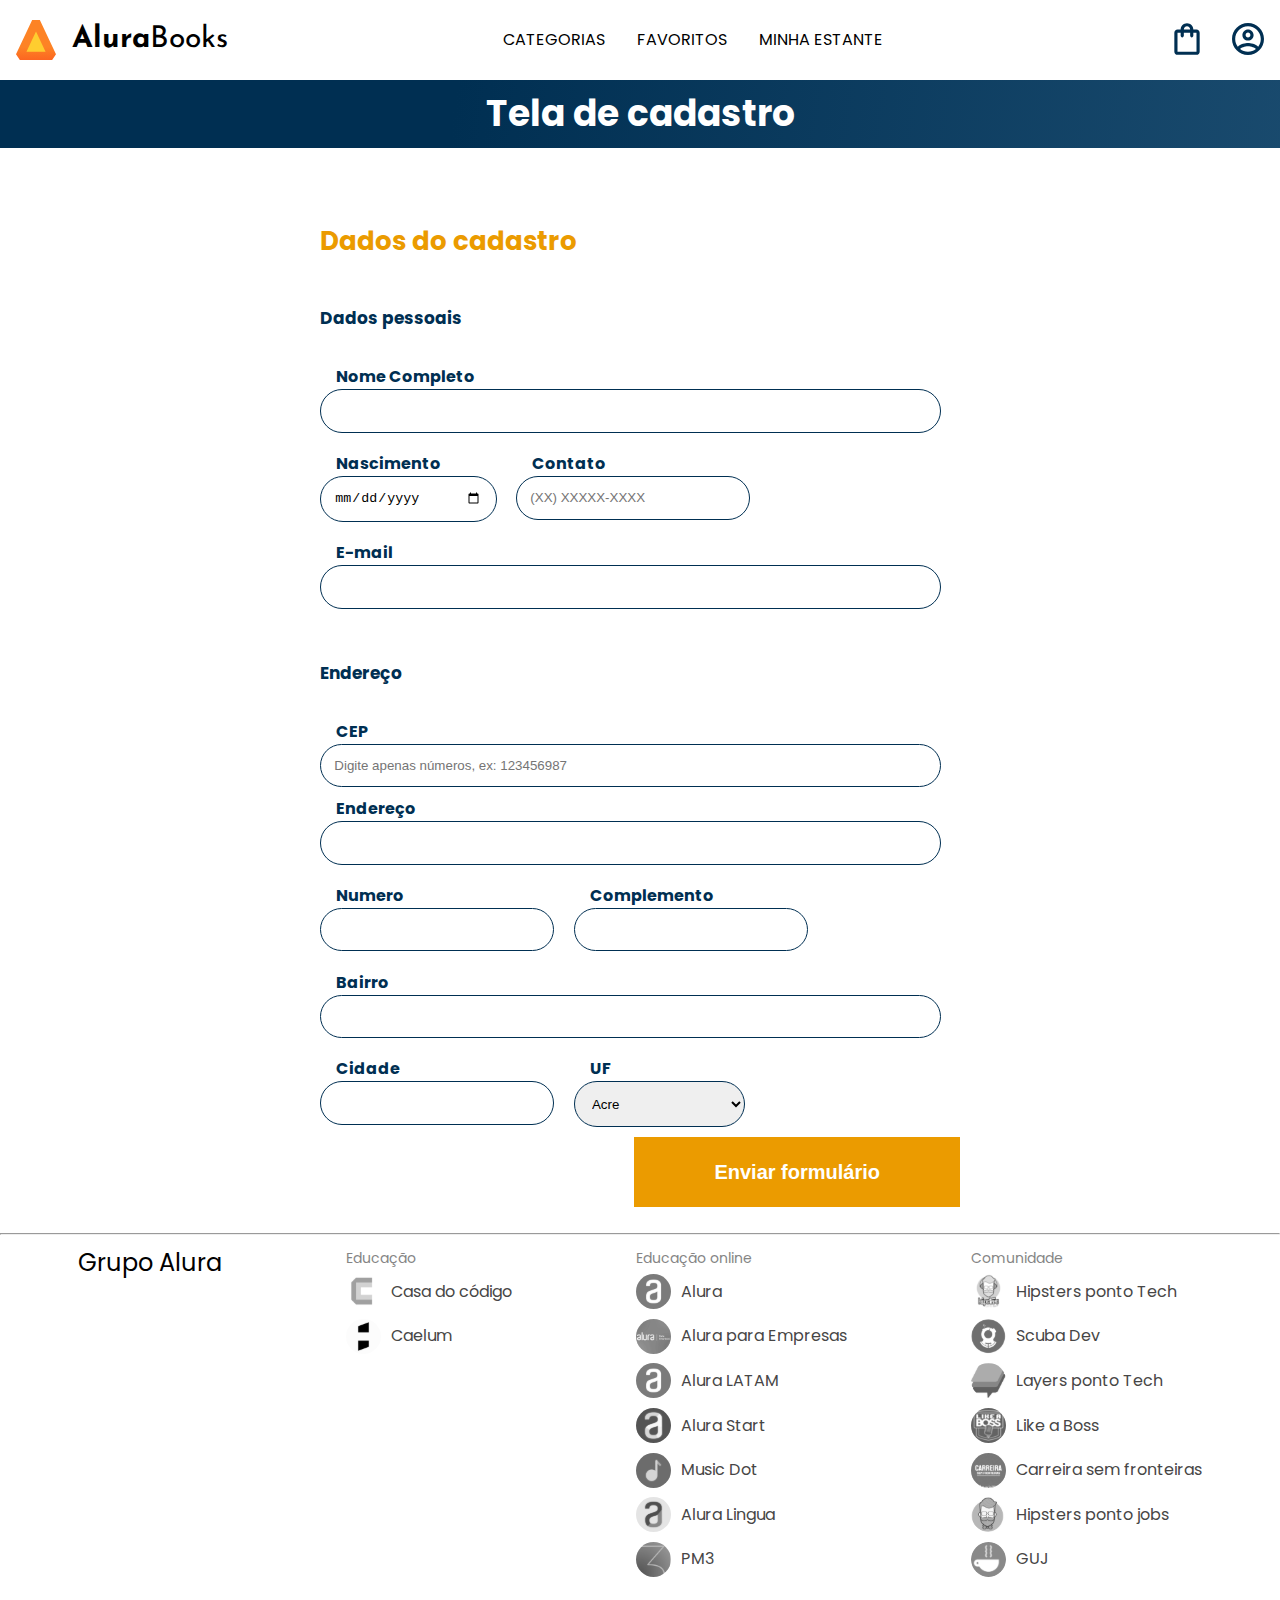
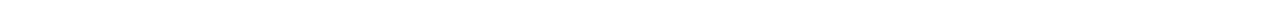
<file: alurabooks/index.html>
<!DOCTYPE html>
<html lang="en">
	<head>
		<meta charset="UTF-8" />
		<meta http-equiv="X-UA-Compatible" content="IE=edge" />
		<meta name="viewport" content="width=device-width, initial-scale=1.0" />
		<link rel="stylesheet" href="./styles/reset.css" />
		<link rel="preconnect" href="https://fonts.googleapis.com" />
		<link rel="preconnect" href="https://fonts.gstatic.com" crossorigin />
		<link
			href="https://fonts.googleapis.com/css2?family=Poppins:wght@300;400;500;700&display=swap"
			rel="stylesheet"
		/>
		<link
			rel="stylesheet"
			href="https://unpkg.com/swiper@8/swiper-bundle.min.css"
		/>
		<link
			href="https://fonts.googleapis.com/css2?family=Josefin+Sans:wght@400;700&display=swap"
			rel="stylesheet"
		/>
		<link rel="stylesheet" href="./styles/styles.css" />
		<title>Formulário de cadastro</title>
	</head>

	<body>
		<header class="cabeçalho">
			<div class="container">
				<input type="checkbox" id="menu" class="container__botao" />
				<label for="menu" class="container__rotulo">
					<span class="cabeçalho__menu-hamburguer container__imagem"></span>
				</label>
				<ul class="lista-menu">
					<li class="lista-menu__titulo">Categorias</li>
					<li class="lista-menu__item">
						<a href="#" class="lista-menu__link">Programação</a>
					</li>
					<li class="lista-menu__item">
						<a href="#" class="lista-menu__link">Front-end</a>
					</li>
					<li class="lista-menu__item">
						<a href="#" class="lista-menu__link">Infraestrutura</a>
					</li>
					<li class="lista-menu__item">
						<a href="#" class="lista-menu__link">Business</a>
					</li>
					<li class="lista-menu__item">
						<a href="#" class="lista-menu__link">Design & UX</a>
					</li>
				</ul>
				<img
					src="img/Logo.svg"
					alt="Logo da Alurabooks"
					class="container__imagem"
				/>
				<h1 class="container__titulo">
					<b class="container__titulo--negrito">Alura</b>Books
				</h1>
			</div>

			<ul class="opções">
				<input type="checkbox" id="opções-menu" class="opções__botão" />
				<li class="opções__item">
					<a href="#" class="opções__link">Categorias</a>
				</li>
				<li class="opções__item">
					<a href="#" class="opções__link">Favoritos</a>
				</li>
				<li class="opções__item">
					<a href="#" class="opções__link">Minha estante</a>
				</li>
			</ul>

			<div class="container">
				<a href="#"
					><img
						src="img/Favoritos.svg"
						alt="Meus favoritos"
						class="container__imagem container__imagem-transparente"
				/></a>
				<a href="#" class="container__link">
					<img
						src="img/Compras.svg"
						alt="Carrinhos de compras"
						class="container__imagem"
					/>
					<p class="container__texto">Minha sacola</p>
				</a>
				<a href="#" class="container__link">
					<img
						src="img/Usuario.svg"
						alt="Meu perfil"
						class="container__imagem"
					/>
					<p class="container__texto">Meu perfil</p>
				</a>
			</div>
		</header>

		<section class="banner">
			<h2 class="banner__titulo">Tela de cadastro</h2>
		</section>

		<main class="principal">
			<h2 class="principal__titulo">Dados do cadastro</h2>

			<form
				class="principal__formulario"
				id="formulario"
				target="_blank"
				onsubmit="location.replace('./cadastro-finalizado.html')"
			>
				<h3 class="principal__subtitulo">Dados pessoais</h3>
				<div class="formulario__campo">
					<label class="campo__etiqueta" for="nome">Nome Completo</label>
					<input name="nome" id="nome" class="campo__escrita" required />
				</div>
				<div class="formulario__dupla">
					<div class="formulario__campo">
						<label class="campo__etiqueta" for="nascimento">Nascimento</label>
						<input
							name="nascimento"
							id="nascimento"
							type="date"
							class="campo__escrita"
							required
						/>
					</div>
					<div class="formulario__campo">
						<label class="campo__etiqueta" for="telefone">Contato</label>
						<input
							name="telefone"
							id="telefone"
							type="tel"
							placeholder="(XX) XXXXX-XXXX"
							class="campo__escrita"
							required
						/>
					</div>
				</div>
				<div class="formulario__campo">
					<label class="campo__etiqueta" for="email">E-mail</label>
					<input
						name="email"
						id="email"
						type="email"
						class="campo__escrita"
						required
					/>
				</div>

				<h3 class="principal__subtitulo">Endereço</h3>

				<div class="formulario__campo">
					<label class="campo__etiqueta" for="cep">CEP</label>
					<input
						name="cep"
						id="cep"
						class="campo__escrita"
						required
						type="number"
						placeholder="Digite apenas números, ex: 123456987"
					/>
					<div id="erro"></div>
				</div>

				<div class="formulario__campo">
					<label class="campo__etiqueta" for="endereco">Endereço</label>
					<input
						name="endereco"
						id="endereco"
						class="campo__escrita"
						required
					/>
				</div>
				<div class="formulario__dupla">
					<div class="formulario__campo">
						<label class="campo__etiqueta" for="numero">Numero</label>
						<input name="numero" id="numero" class="campo__escrita" required />
					</div>
					<div class="formulario__campo">
						<label class="campo__etiqueta" for="complemento">Complemento</label>
						<input name="complemento" id="complemento" class="campo__escrita" />
					</div>
				</div>
				<div class="formulario__campo">
					<label class="campo__etiqueta" for="bairro">Bairro</label>
					<input name="bairro" id="bairro" class="campo__escrita" required />
				</div>
				<div class="formulario__dupla">
					<div class="formulario__campo">
						<label class="campo__etiqueta" for="cidade">Cidade</label>
						<input name="cidade" id="cidade" class="campo__escrita" required />
					</div>

					<div class="formulario__campo">
						<label class="campo__etiqueta" for="estado">UF</label>
						<select id="estado" name="estado" class="campo__escrita">
							<option value="AC">Acre</option>
							<option value="AL">Alagoas</option>
							<option value="AP">Amapá</option>
							<option value="AM">Amazonas</option>
							<option value="BA">Bahia</option>
							<option value="CE">Ceará</option>
							<option value="DF">Distrito Federal</option>
							<option value="ES">Espírito Santo</option>
							<option value="GO">Goiás</option>
							<option value="MA">Maranhão</option>
							<option value="MT">Mato Grosso</option>
							<option value="MS">Mato Grosso do Sul</option>
							<option value="MG">Minas Gerais</option>
							<option value="PA">Pará</option>
							<option value="PB">Paraíba</option>
							<option value="PR">Paraná</option>
							<option value="PE">Pernambuco</option>
							<option value="PI">Piauí</option>
							<option value="RJ">Rio de Janeiro</option>
							<option value="RN">Rio Grande do Norte</option>
							<option value="RS">Rio Grande do Sul</option>
							<option value="RO">Rondônia</option>
							<option value="RR">Roraima</option>
							<option value="SC">Santa Catarina</option>
							<option value="SP">São Paulo</option>
							<option value="SE">Sergipe</option>
							<option value="TO">Tocantins</option>
							<option value="EX">Estrangeiro</option>
						</select>
					</div>
				</div>

				<input
					type="submit"
					value="Enviar formulário"
					class="formulario__botao"
					id="enviar"
				/>
			</form>
		</main>

		<hr />
		<footer class="rodapé">
			<h2 class="rodapé__titulo">Grupo Alura</h2>
			<ul class="lista-rodapé">
				<li class="lista-rodapé__titulo">Educação</li>
				<li class="lista-rodapé__item">
					<img src="img/CasaDoCodigo.svg" alt="Logo da casa do código" />
					<a href="https://www.casadocodigo.com.br/" class="lista-rodapé__link"
						>Casa do código</a
					>
				</li>
				<li class="lista-rodapé__item">
					<img src="img/Caelum.svg" alt="Logo da caelum" />
					<a href="https://caelum.com.br/" class="lista-rodapé__link">Caelum</a>
				</li>
			</ul>

			<ul class="lista-rodapé">
				<li class="lista-rodapé__titulo">Educação online</li>
				<li class="lista-rodapé__item">
					<img src="img/Alura.svg" alt="Logo da Alura" />
					<a href="https://www.alura.com.br/" class="lista-rodapé__link"
						>Alura</a
					>
				</li>
				<li class="lista-rodapé__item">
					<img src="img/AluraEmpresas.svg" alt="Logo da Alura para Empresas" />
					<a href="https://www.alura.com.br/empresas" class="lista-rodapé__link"
						>Alura para Empresas</a
					>
				</li>
				<li class="lista-rodapé__item">
					<img src="img/AluraLATAM.svg" alt="Logo da Alura Latam" />
					<a href="https://www.aluracursos.com/" class="lista-rodapé__link"
						>Alura LATAM</a
					>
				</li>
				<li class="lista-rodapé__item">
					<img src="img/AluraStart.svg" alt="Logo da Alura START" />
					<a href="https://www.alurastart.com.br/" class="lista-rodapé__link"
						>Alura Start</a
					>
				</li>
				<li class="lista-rodapé__item">
					<img src="img/MusicDot.svg" alt="Logo da Music Dot" />
					<a href="https://www.musicdot.com.br/" class="lista-rodapé__link"
						>Music Dot</a
					>
				</li>
				<li class="lista-rodapé__item">
					<img src="img/AluraLingua.svg" alt="Logo da Alura Lingua" />
					<a href="https://www.aluralingua.com.br/" class="lista-rodapé__link"
						>Alura Lingua</a
					>
				</li>
				<li class="lista-rodapé__item">
					<img src="img/PM3.svg" alt="Logo da PM3" />
					<a href="https://www.cursospm3.com.br/" class="lista-rodapé__link"
						>PM3</a
					>
				</li>
			</ul>

			<ul class="lista-rodapé">
				<li class="lista-rodapé__titulo">Comunidade</li>
				<li class="lista-rodapé__item">
					<img src="img/HipstersTech.svg" alt="Logo do Hipsters ponto Tech" />
					<a href="https://hipsters.tech/" class="lista-rodapé__link"
						>Hipsters ponto Tech</a
					>
				</li>
				<li class="lista-rodapé__item">
					<img src="img/ScubaDev.svg" alt="Logo do Scuba Dev" />
					<a href="https://scuba.dev.br/" class="lista-rodapé__link"
						>Scuba Dev</a
					>
				</li>
				<li class="lista-rodapé__item">
					<img src="img/LayersTech.svg" alt="Logo do Layers ponto Tech" />
					<a href="https://layerspontotech.com.br/" class="lista-rodapé__link"
						>Layers ponto Tech</a
					>
				</li>
				<li class="lista-rodapé__item">
					<img src="img/LikeABoss.svg" alt="Logo do Like a Boss" />
					<a href="https://likeaboss.com.br/" class="lista-rodapé__link"
						>Like a Boss</a
					>
				</li>
				<li class="lista-rodapé__item">
					<img
						src="img/CarreiraSemFronteira.svg"
						alt="Logo do Carreira sem fronteiras"
					/>
					<a
						href="https://www.carreirasemfronteiras.com.br/"
						class="lista-rodapé__link"
						>Carreira sem fronteiras</a
					>
				</li>
				<li class="lista-rodapé__item">
					<img src="img/HipstersJobs.svg" alt="Logo do Hipsters ponto jobs" />
					<a href="https://hipsters.jobs/" class="lista-rodapé__link"
						>Hipsters ponto jobs</a
					>
				</li>
				<li class="lista-rodapé__item">
					<img src="img/GUJ.svg" alt="Logo do GUJ" />
					<a href="https://www.guj.com.br/" class="lista-rodapé__link">GUJ</a>
				</li>
			</ul>
		</footer>

		<script src="script.js"></script>
	</body>
</html>
</file>
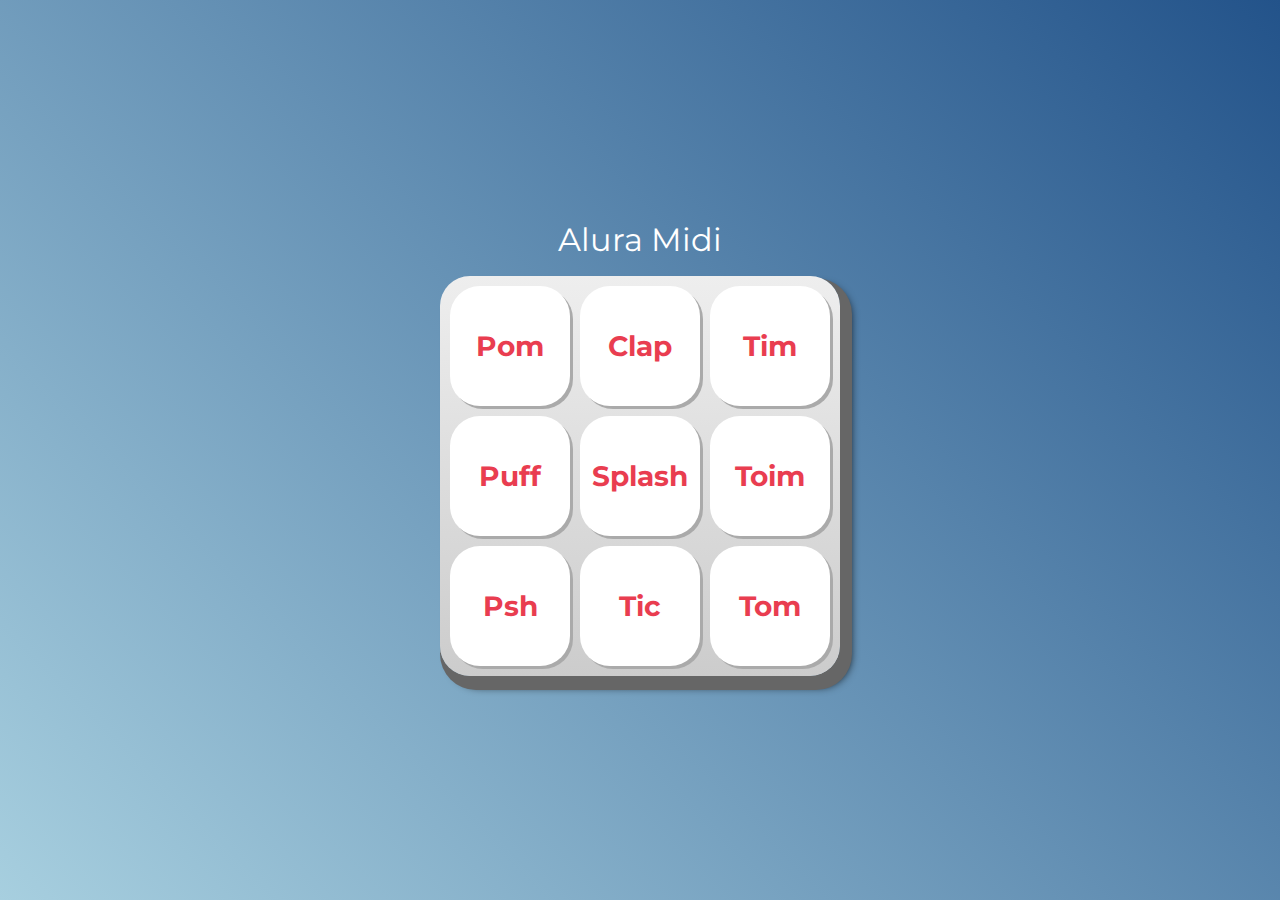
<file: aluramidi/index.html>
<!DOCTYPE html>
<html lang="pt-BR">
<head>
    <meta charset="UTF-8">
    <meta http-equiv="X-UA-Compatible" content="IE=edge">
    <meta name="viewport" content="width=device-width, initial-scale=1.0">

    <title>Alura MIDI</title>

    <link rel="preconnect" href="https://fonts.googleapis.com">
    <link rel="preconnect" href="https://fonts.gstatic.com" crossorigin>
    <link href="https://fonts.googleapis.com/css2?family=Montserrat:wght@500;600&display=swap" rel="stylesheet">

    <link rel="icon" type="image/png" href="images/bateria.png">
    <link rel="stylesheet" href="css/reset.css">
    <link rel="stylesheet" href="css/estilos.css">

</head>
<body>

    <h1>Alura Midi</h1>

    <section class="teclado">
        <button class="tecla tecla_pom">Pom</button>
        <button class="tecla tecla_clap">Clap</button>
        <button class="tecla tecla_tim">Tim</button>

        <button class="tecla tecla_puff">Puff</button>
        <button class="tecla tecla_splash">Splash</button>
        <button class="tecla tecla_toim">Toim</button>

        <button class="tecla tecla_psh">Psh</button>
        <button class="tecla tecla_tic">Tic</button>
        <button class="tecla tecla_tom">Tom</button>
    </section>

    <audio src="sounds/keyq.wav" id="som_tecla_pom"></audio>
    <audio src="sounds/keyw.wav" id="som_tecla_clap"></audio>
    <audio src="sounds/keye.wav" id="som_tecla_tim"></audio>
    <audio src="sounds/keya.wav" id="som_tecla_puff"></audio>
    <audio src="sounds/keys.wav" id="som_tecla_splash"></audio>
    <audio src="sounds/keyd.wav" id="som_tecla_toim"></audio>
    <audio src="sounds/keyz.wav" id="som_tecla_psh"></audio>
    <audio src="sounds/keyx.wav" id="som_tecla_tic"></audio>
    <audio src="sounds/keyc.wav" id="som_tecla_tom"></audio>
<script src="main.js"></script>
</body>
</html>
</file>
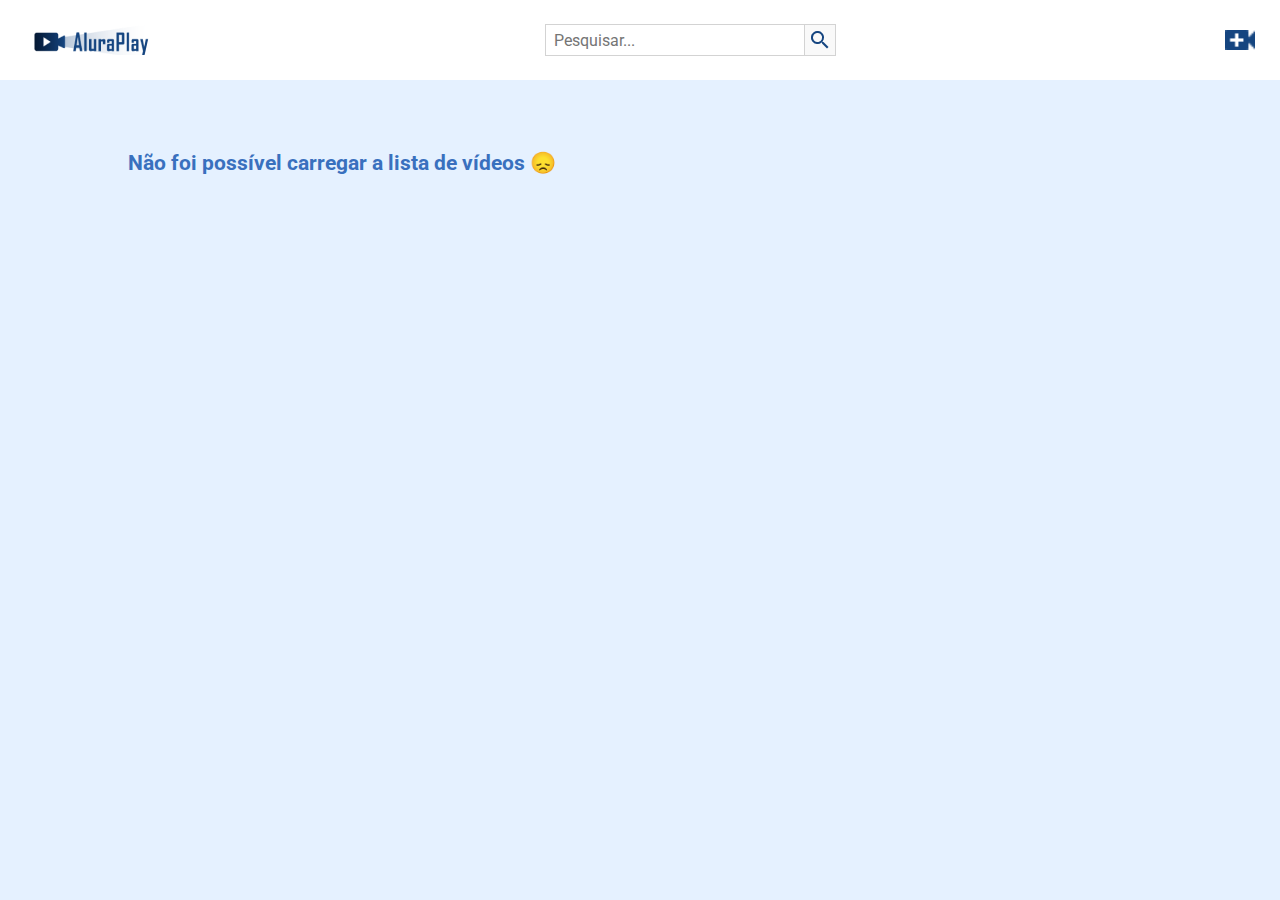
<file: aluraplay-requisicoes-main/index.html>
<!DOCTYPE html>
<html lang="pt-br">

<head>
    <meta charset="UTF-8">
    <meta http-equiv="X-UA-Compatible" content="IE=edge">
    <meta name="viewport" content="width=device-width, initial-scale=1.0">
    <link href="https://fonts.googleapis.com/css2?family=Roboto:wght@400;700&display=swap" rel="stylesheet">
    <link rel="stylesheet" href="./css/reset.css">
    <link rel="stylesheet" href="./css/estilos.css">
    <link rel="stylesheet" href="./css/flexbox.css">
    <title>AluraPlay</title>
    <link rel="shortcut icon" href="./img/favicon.ico" type="image/x-icon">
</head>

<body>

    <header>

        <nav class="cabecalho">
            <a class="logo" href="./index.html"></a>

            <div class="cabecalho__pesquisar">
            
                <input type="search" placeholder="Pesquisar..." id="pesquisar" class="pesquisar__input" data-pesquisa>
                <button class="pesquisar__botao" data-botao-pesquisa>
            
                </div>
            
                <div class="cabecalho__icones">
                <a href="./pages/enviar-video.html" class="cabecalho__videos"></a>
            </div>
        </nav>

    </header>
    <ul class="videos__container" alt="videos alura" data-lista>
            </ul>
    <script src="./js/mostrarVideos.js" type="module"></script>
    <script src="./js/buscarVideo.js" type="module"></script>
</body>

</html>
</file>
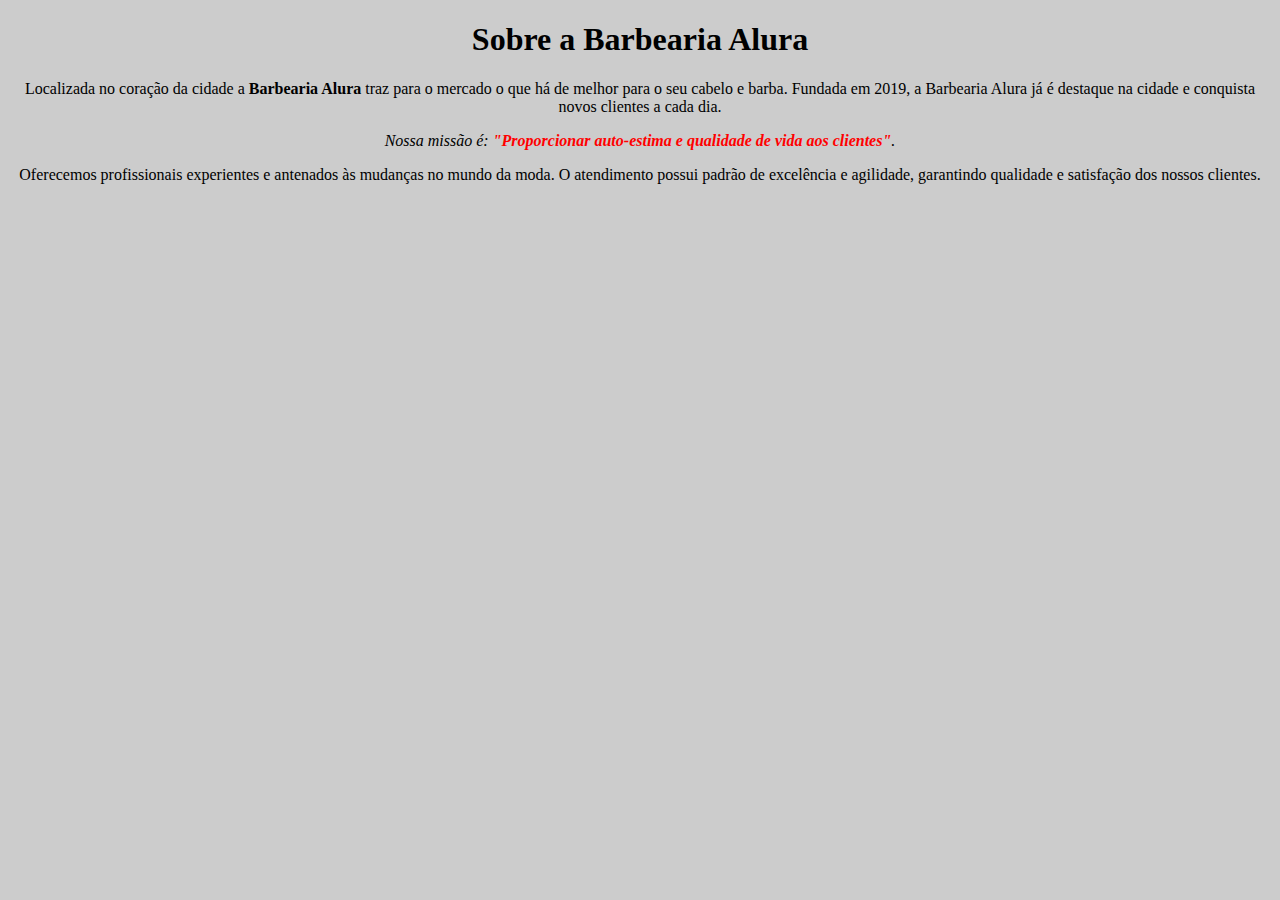
<file: HTML5_CSS3/index.html>
<!DOCTYPE html>
<html lang="pt-BR">
	<head>
		<meta charset="UTF-8" />
		<meta http-equiv="X-UA-Compatible" content="IE=edge" />
		<meta name="viewport" content="width=device-width, initial-scale=1.0" />
    <link rel="stylesheet" href="style.css">
		<title>Barbearia Alura</title>
	</head>
	<body>
		<h1>Sobre a Barbearia Alura</h1>

		<p>
			Localizada no coração da cidade a <strong>Barbearia Alura</strong> traz
			para o mercado o que há de melhor para o seu cabelo e barba. Fundada em
			2019, a Barbearia Alura já é destaque na cidade e conquista novos clientes
			a cada dia.
		</p>

		<p>
			<em
				>Nossa missão é:
				<strong
					>"Proporcionar auto-estima e qualidade de vida aos clientes"</strong
				>.</em
			>
		</p>

		<p>
			Oferecemos profissionais experientes e antenados às mudanças no mundo da
			moda. O atendimento possui padrão de excelência e agilidade, garantindo
			qualidade e satisfação dos nossos clientes.
		</p>
	</body>
</html>
</file>
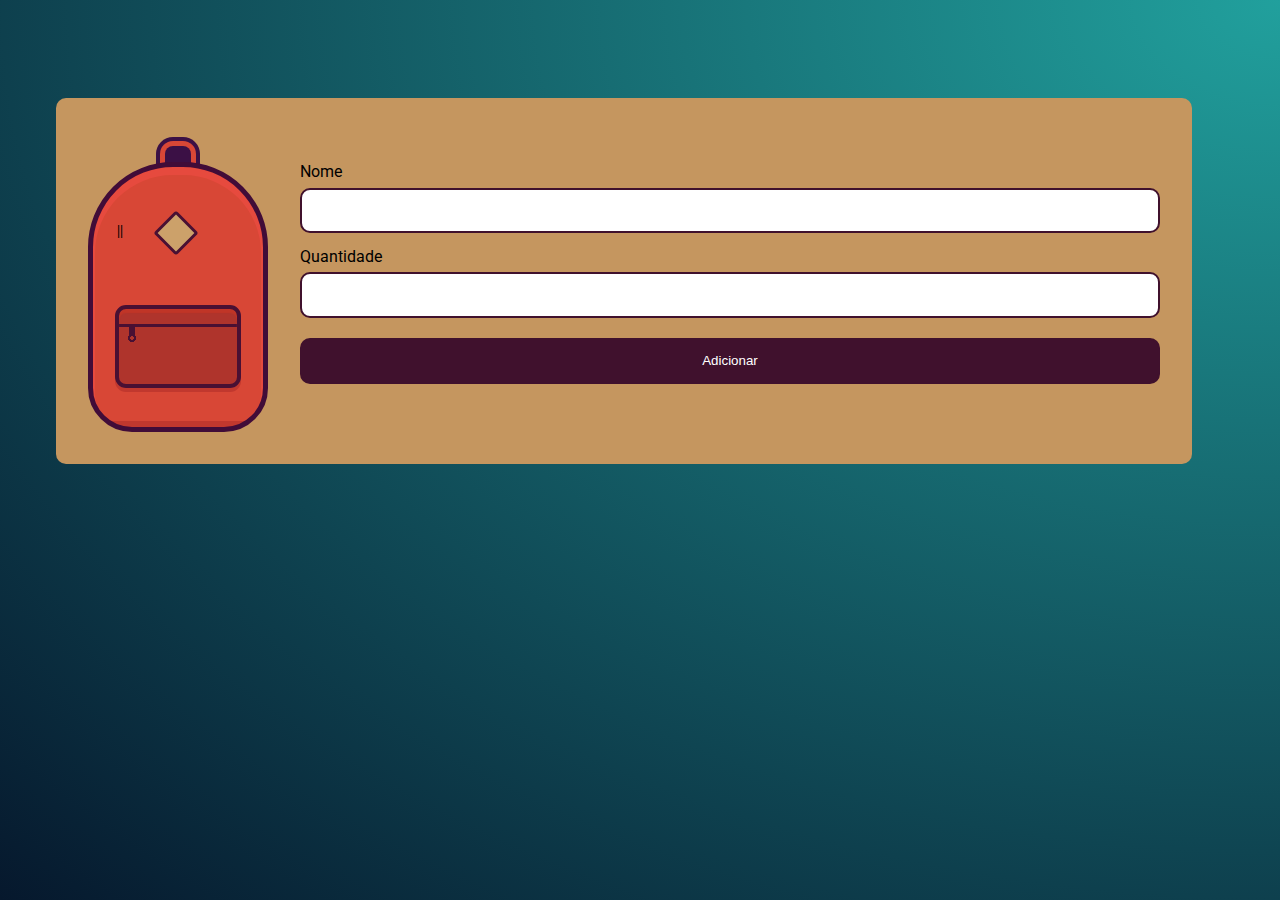
<file: mochila-de-viagem/index.html>
<!DOCTYPE html>
<html lang="en">
	<head>
		<meta charset="UTF-8" />
		<meta http-equiv="X-UA-Compatible" content="IE=edge" />
		<meta name="viewport" content="width=device-width, initial-scale=1.0" />
		<title>Mochila de viagem</title>
		<link rel="stylesheet" href="css/style.css" />

		<link rel="preconnect" href="https://fonts.googleapis.com" />
		<link rel="preconnect" href="https://fonts.gstatic.com" crossorigin />
		<link
			href="https://fonts.googleapis.com/css2?family=Roboto&display=swap"
			rel="stylesheet"
		/>
	</head>
	<body>
		<main class="conteudo">
			<div class="principal">
				<div class="mochila"></div>
				<form action="" class="adicionar" id="novoItem">
					<label for="item">Nome</label>
					<input type="text" name="nome" id="nome" />
					<label for="item">Quantidade</label>
					<input type="number" name="quantidade" id="quantidade" />
					<input type="submit" value="Adicionar" class="cadastrar" />
				</form>
			</div>
			<ul class="lista" id="lista"></ul>
		</main>

		<script src="js/main.js"></script>
	</body>
</html>
</file>
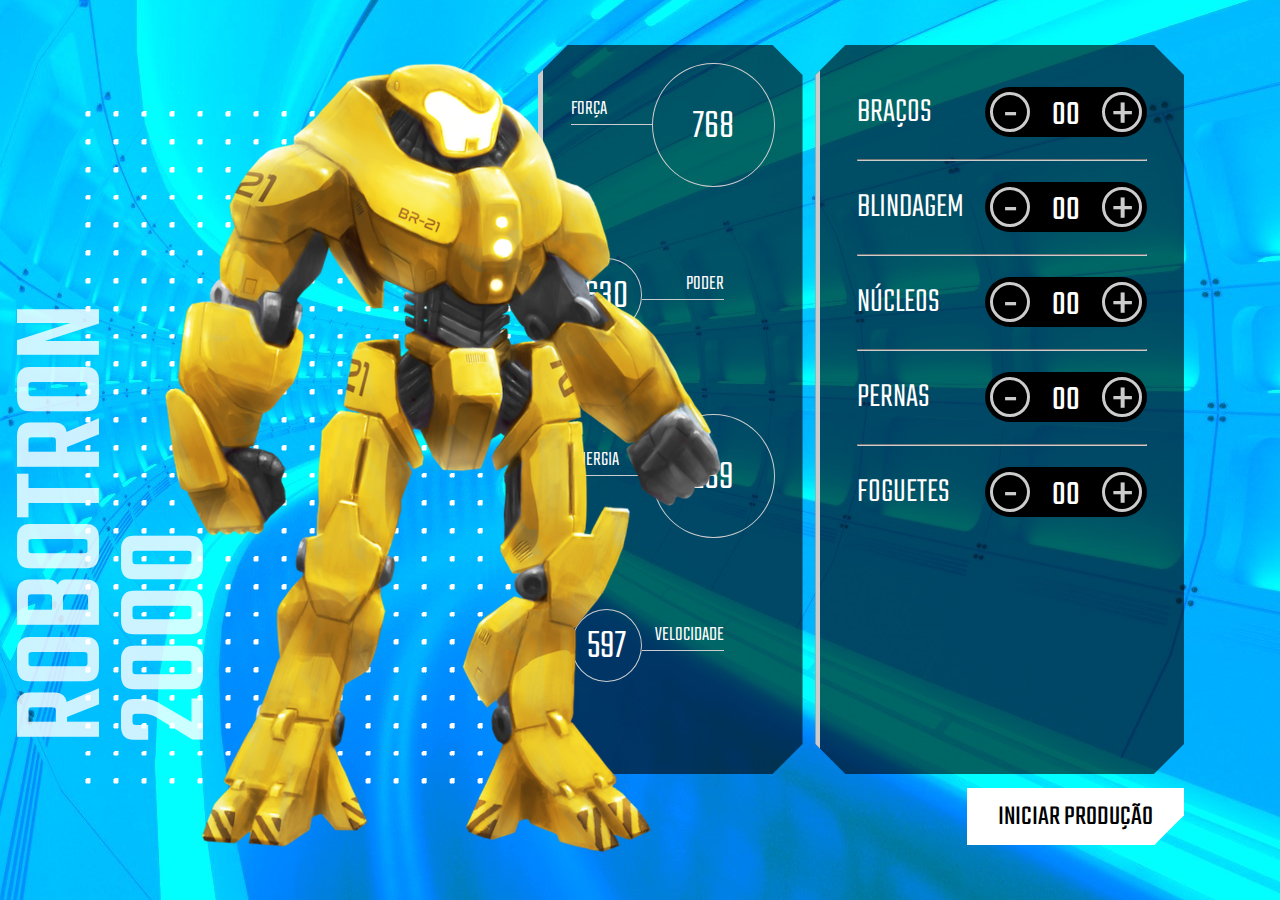
<file: robotron-2000-projeto_inicial/index.html>
<!DOCTYPE html>
<html lang="en">
<head>
    <meta charset="UTF-8">
    <meta http-equiv="X-UA-Compatible" content="IE=edge">
    <meta name="viewport" content="width=device-width, initial-scale=1.0">
    <link rel="shortcut icon" type="image/jpg" href="img/favicon.ico"/>
    <title>Robotron 2000</title>

    <link rel="stylesheet" href="css/style.css">
    <link rel="preconnect" href="https://fonts.googleapis.com">
    <link rel="preconnect" href="https://fonts.gstatic.com" crossorigin>
    <link href="https://fonts.googleapis.com/css2?family=Teko:wght@300;500&display=swap" rel="stylesheet"> 
</head>
<body>
    <main>
        <section class="robotron">
            <img class="robo" src="img/robotron.png" alt="Robotron" id="robotron">
            <figcaption class="titulo">ROBOTRON <br>2000</figcaption>
        </section>

        <section class="box estatisticas">
            <div class="estatistica">
                <p class="estatistica-titulo">Força</p>
                <div class="estatistica-valor">
                    <p class="estatistica-numero" data-estatistica="forca">768</p>
                </div>
            </div>
            <div class="estatistica">
                <p class="estatistica-titulo">Poder</p>
                <div class="estatistica-valor">
                    <p class="estatistica-numero" data-estatistica="poder">630</p>
                </div>
            </div>
            <div class="estatistica">
                <p class="estatistica-titulo">Energia</p>
                <div class="estatistica-valor">
                    <p class="estatistica-numero" data-estatistica="energia">289</p>
                </div>
            </div>
            <div class="estatistica">
                <p class="estatistica-titulo">Velocidade</p>
                <div class="estatistica-valor">
                    <p class="estatistica-numero" data-estatistica="velocidade">597</p>
                </div>
            </div>
        </section>

        <section class="equipamentos">
            <form action="" class="montador">
                <div class="box montador-conteudo">
                    <div class="peca">
                        <label for="" class="peca-titulo">Braços</label>
                        <div class="controle">
                            <buttom class="controle-ajuste" data-controle = "-" data-peca="bracos">-</buttom>
                            <input type="text" class="controle-contador" data-contador value="00">
                            <buttom class="controle-ajuste" data-controle = "+" data-peca="bracos">+</buttom>
                        </div>
                    </div>
                    <hr class="linha">
                    <div class="peca">
                        <label for="" class="peca-titulo">Blindagem</label>
                        <div class="controle">
                            <buttom class="controle-ajuste" data-controle = "-" data-peca="blindagem">-</buttom>
                            <input type="text" class="controle-contador" data-contador value="00">
                            <buttom class="controle-ajuste" data-controle = "+" data-peca="blindagem">+</buttom>
                        </div>
                    </div>
                    <hr class="linha">
                    <div class="peca">
                        <label for="" class="peca-titulo">Núcleos</label>
                        <div class="controle">
                            <buttom class="controle-ajuste" data-controle = "-" data-peca="nucleos">-</buttom>
                            <input type="text" class="controle-contador" data-contador value="00">
                            <buttom class="controle-ajuste" data-controle = "+" data-peca="nucleos">+</buttom>
                        </div>
                    </div>
                    <hr class="linha">
                    <div class="peca">
                        <label for="" class="peca-titulo">Pernas</label>
                        <div class="controle">
                            <buttom class="controle-ajuste" data-controle = "-" data-peca="pernas">-</buttom>
                            <input type="text" class="controle-contador" data-contador value="00">
                            <buttom class="controle-ajuste" data-controle = "+" data-peca="pernas">+</buttom>
                        </div>
                    </div>
                    <hr class="linha">
                    <div class="peca">
                        <label for="" class="peca-titulo">Foguetes</label>
                        <div class="controle">
                            <buttom class="controle-ajuste" data-controle = "-" data-peca="foguetes">-</buttom>
                            <input type="text" class="controle-contador" data-contador value="00">
                            <buttom class="controle-ajuste" data-controle = "+" data-peca="foguetes">+</buttom>
                        </div>
                    </div>
                </div>
                <input type="submit" value="Iniciar produção" class="producao" id="producao">
            </form>
        </section>
    </main>
    <script src="js/main.js"></script>
</body>
</html>
</file>
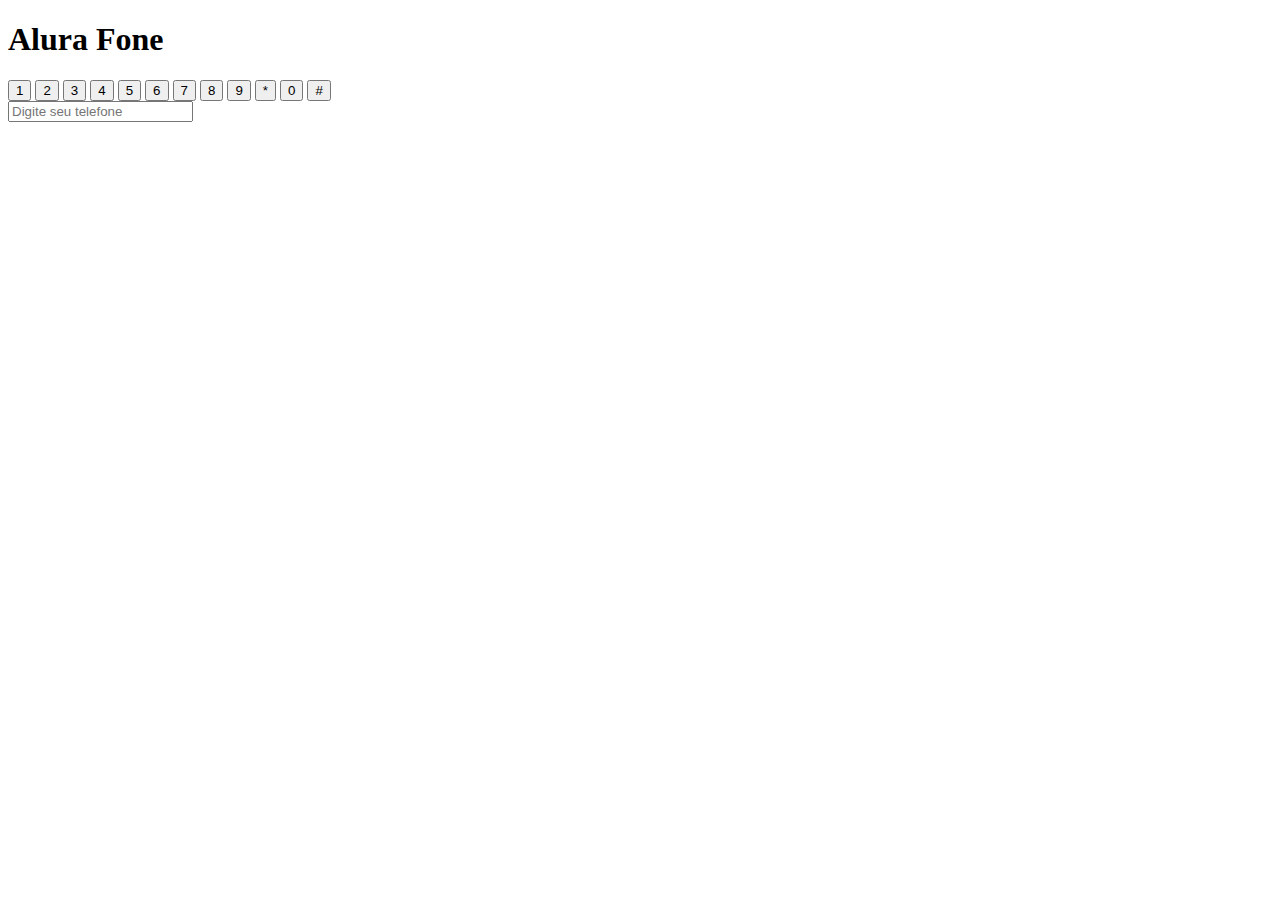
<file: alurafone/desafio.html>
<!DOCTYPE html>
<html lang="en">
<head>
    <meta charset="UTF-8">
    <meta http-equiv="X-UA-Compatible" content="IE=edge">
    <meta name="viewport" content="width=device-width, initial-scale=1.0">
    <title>Document</title>
</head>
<body>
    <h1> Alura Fone </h1>
 <section class="teclado">
    <input type="button" value="1">
    <input type="button" value="2">
    <input type="button" value="3">
    <input type="button" value="4">
    <input type="button" value="5">
    <input type="button" value="6">
    <input type="button" value="7">
    <input type="button" value="8">
    <input type="button" value="9">
    <input type="button" value="*">
    <input type="button" value="0">
    <input type="button" value="#">
  </section>
  <input type="tel" placeholder="Digite seu telefone">
</body>
</html>
</file>
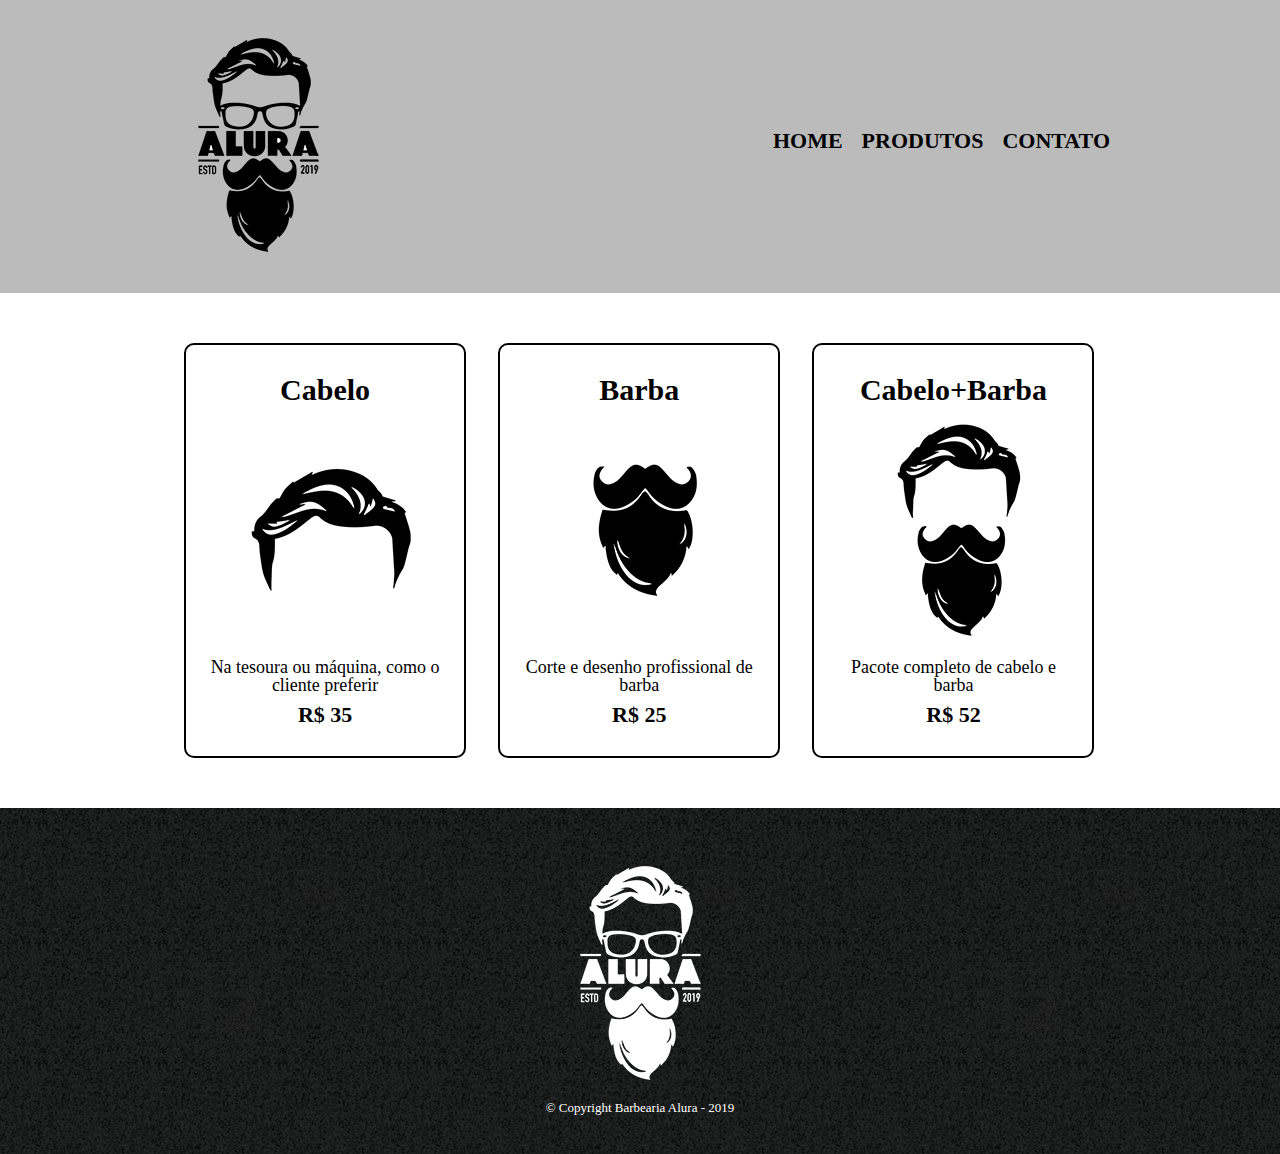
<file: HTML5_CSS3/produtos.html>
<!DOCTYPE html>
<html lang="en">

<head>
    <meta charset="UTF-8">
    <meta http-equiv="X-UA-Compatible" content="IE=edge">
    <meta name="viewport" content="width=device-width, initial-scale=1.0">
    <link rel="stylesheet" href="reset.css">
    <link rel="stylesheet" href="produtos.css">
    <title>Produtos - Barbearia Alura</title>
</head>

<body>
    <header>
        <div class="box-header">
            <h1>
                <img src="logo.png" alt="logo barbearia Alura">
            </h1>
            <nav>
                <ul>
                    <li><a href="index.html">Home</a></li>
                    <li><a href="produtos.html">Produtos</a></li>
                    <li><a href="contato.html">Contato</a></li>
                </ul>
            </nav>
        </div>
    </header>

    <main>
        <ul class="produtos">
        <li>
            <h2>Cabelo</h2>
            <img src="cabelo.jpg">
            <p class="produto-descricao">Na tesoura ou máquina, como o cliente preferir</p>
            <p class="produto-preco">R$ 35</p>
        </li>
        <li>
            <h2>Barba</h2>
            <img src="barba.jpg">
            <p class="produto-descricao">Corte e desenho profissional de barba</p>
            <p class="produto-preco">R$ 25</p>
        </li>
        <li>
            <h2>Cabelo+Barba</h2>
            <img src="cabelo+barba.jpg">
            <p class="produto-descricao">Pacote completo de cabelo e barba</p>
            <p class="produto-preco">R$ 52</p>
        </li>
        </ul>
    </main>

    <footer>
        <img src="logo-branco.png">
        <p class="copyright">&copy; Copyright Barbearia Alura - 2019</p>
    </footer>
</body>

</html>
</file>
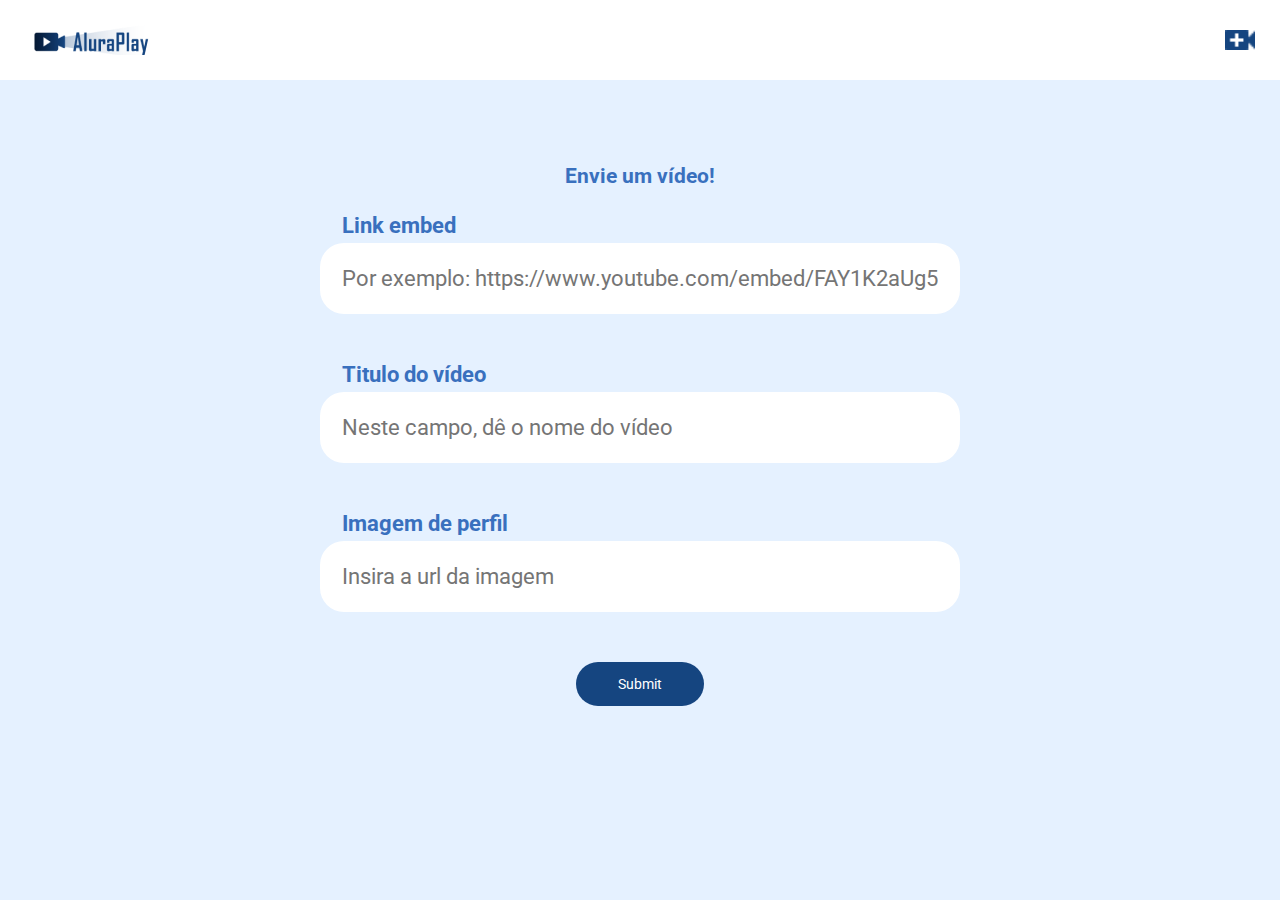
<file: aluraplay-requisicoes-main/pages/enviar-video.html>
<!DOCTYPE html>
<html lang="pt-br">

<head>
    <meta charset="UTF-8">
    <meta http-equiv="X-UA-Compatible" content="IE=edge">
    <meta name="viewport" content="width=device-width, initial-scale=1.0">
    <link href="https://fonts.googleapis.com/css2?family=Roboto:wght@400;700&display=swap" rel="stylesheet">
    <link rel="stylesheet" href="../css/reset.css">
    <link rel="stylesheet" href="../css/estilos.css">
    <link rel="stylesheet" href="../css/estilos-form.css">
    <link rel="stylesheet" href="../css/flexbox.css">
    <title>AluraPlay</title>
    <link rel="shortcut icon" href="./img/favicon.ico" type="image/x-icon">
</head>

<body>

    <!-- Cabecalho -->
    <header>

        <nav class="cabecalho">
            <a class="logo" href="../index.html"></a>

            <div class="cabecalho__icones">
                <a href="./enviar-video.html" class="cabecalho__videos"></a>
            </div>
        </nav>

    </header>

    <main class="container">

        <form class="container__formulario" data-formulario>
            <h2 class="formulario__titulo">Envie um vídeo!</h3>

                <div class="formulario__campo">
                    <label class="campo__etiqueta" for="url">Link embed</label>
                    <input name="url" class="campo__escrita" required
                        placeholder="Por exemplo: https://www.youtube.com/embed/FAY1K2aUg5g" id='url' data-url />
                </div>


                <div class="formulario__campo">
                    <label class="campo__etiqueta" for="titulo">Titulo do vídeo</label>
                    <input name="titulo" class="campo__escrita" required placeholder="Neste campo, dê o nome do vídeo"
                        id='titulo' data-titulo />
                </div>

                <div class="formulario__campo">
                    <label class="campo__etiqueta" for="imagem">Imagem de perfil</label>
                    <input name="imagem" class="campo__escrita" required placeholder="Insira a url da imagem"
                        id='imagem' data-imagem />
                </div>

                <input class="formulario__botao" type="submit" />
        </form>

    </main>
<script src="../js/criarVideo.js" type="module"></script>
</body>

</html>
</file>
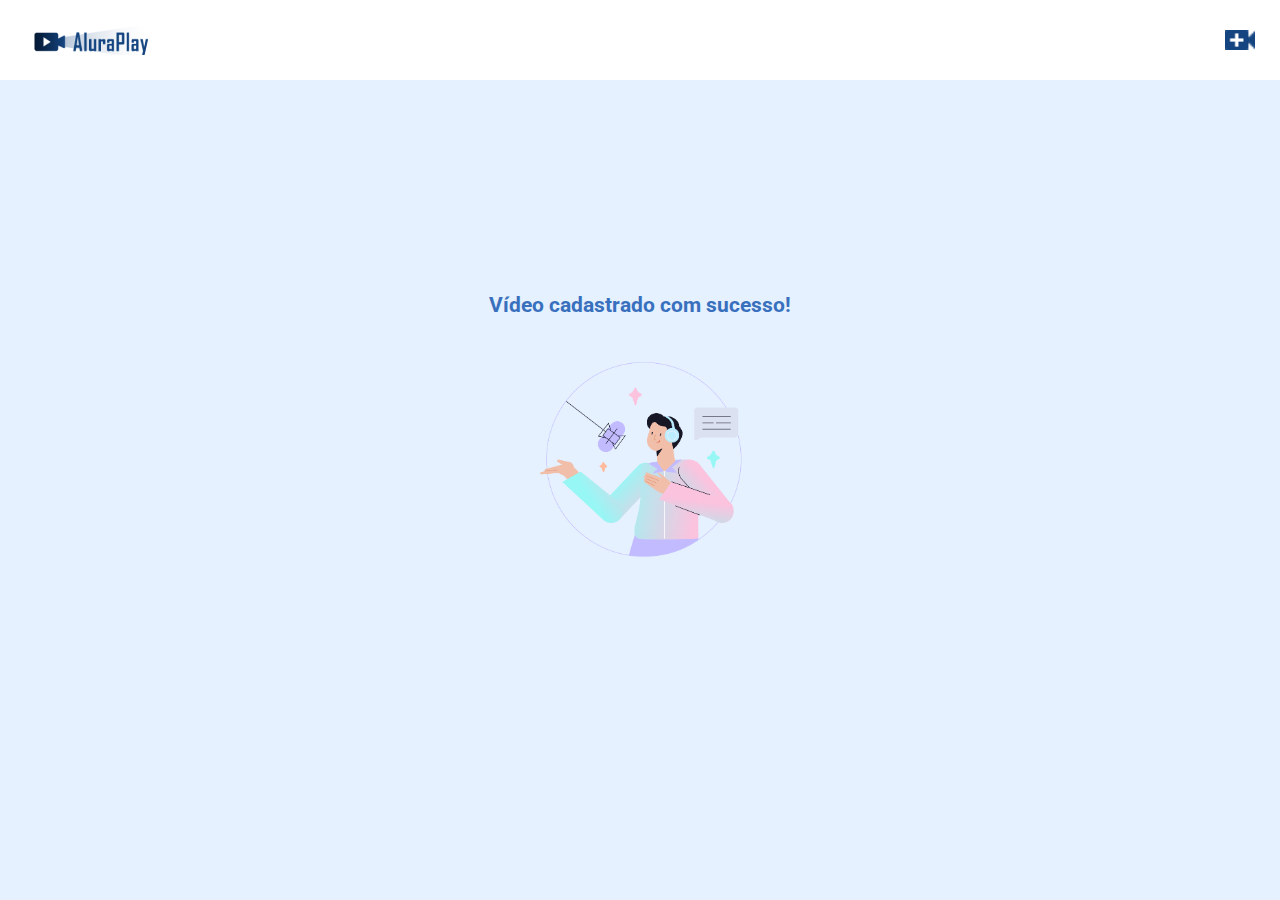
<file: aluraplay-requisicoes-main/pages/envio-concluido.html>
<!DOCTYPE html>
<html lang="pt-br">

<head>
    <meta charset="UTF-8">
    <meta http-equiv="X-UA-Compatible" content="IE=edge">
    <meta name="viewport" content="width=device-width, initial-scale=1.0">
    <link href="https://fonts.googleapis.com/css2?family=Roboto:wght@400;700&display=swap" rel="stylesheet">
    <link rel="stylesheet" href="../css/reset.css">
    <link rel="stylesheet" href="../css/estilos.css">
    <link rel="stylesheet" href="../css/estilos-form.css">
    <link rel="stylesheet" href="../css/flexbox.css">
    <title>AluraPlay</title>
    <link rel="shortcut icon" href="./img/favicon.ico" type="image/x-icon">
</head>

<body>

    <!-- Cabecalho -->
    <header>

        <nav class="cabecalho">
            <a class="logo" href="../index.html"></a>

            <div class="cabecalho__icones">
                <a href="./enviar-video.html" class="cabecalho__videos"></a>
            </div>
        </nav>

    </header>

    <main class="mensagem">
        <div>
            <h3 class="mensagem__titulo">Vídeo cadastrado com sucesso!</h3>
            <img src="../img/upload.png" class="mensagem__imagem">
        </div>
    </main>


</body>

</html>
</file>
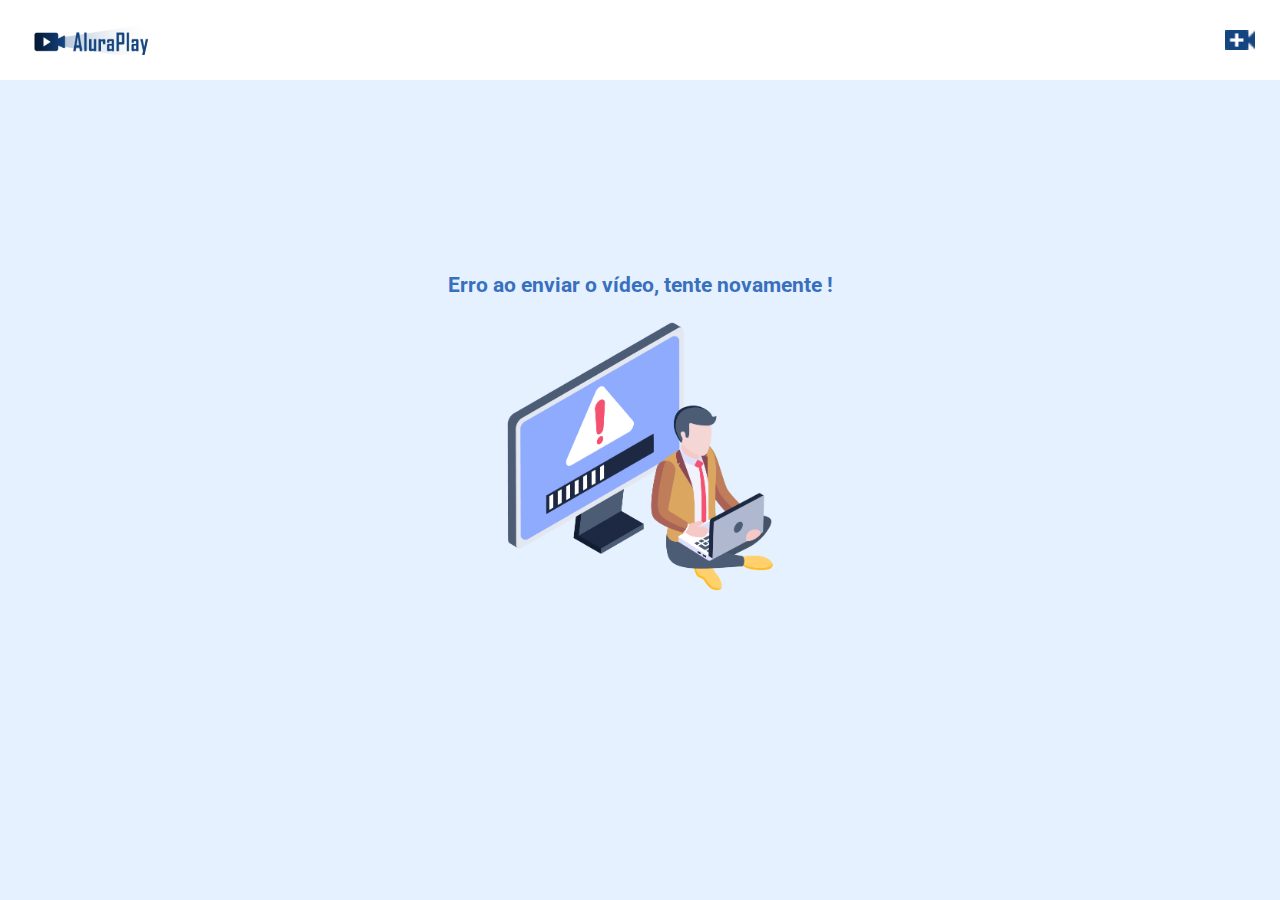
<file: aluraplay-requisicoes-main/pages/erro-enviar-video.html>
<!DOCTYPE html>
<html lang="pt-br">
	<head>
		<meta charset="UTF-8" />
		<meta http-equiv="X-UA-Compatible" content="IE=edge" />
		<meta name="viewport" content="width=device-width, initial-scale=1.0" />
		<link
			href="https://fonts.googleapis.com/css2?family=Roboto:wght@400;700&display=swap"
			rel="stylesheet"
		/>
		<link rel="stylesheet" href="../css/reset.css" />
		<link rel="stylesheet" href="../css/estilos.css" />
		<link rel="stylesheet" href="../css/estilos-form.css" />
		<link rel="stylesheet" href="../css/flexbox.css" />
		<title>AluraPlay</title>
		<link rel="shortcut icon" href="./img/favicon.ico" type="image/x-icon" />
	</head>

	<body>
		<!-- Cabecalho -->
		<header>
			<nav class="cabecalho">
				<a class="logo" href="../index.html"></a>

				<div class="cabecalho__icones">
					<a href="./enviar-video.html" class="cabecalho__videos"></a>
				</div>
			</nav>
		</header>

		<main class="mensagem">
			<div>
				<h3 class="mensagem__titulo">
					Erro ao enviar o vídeo, tente novamente !
				</h3>
				<img src="../img/erro_upload.png" class="mensagem__imagem" />
			</div>
		</main>
	</body>
</html>
</file>
<file: alurabooks/styles/styles.css>
@import url("header.css");
@import url("banner.css");
@import url("formulario.css");
@import url("rodape.css");
@import url("cadastro.css");

:root {
    --cor-de-fundo: #EBECEE;
    --branco: #FFFFFF;
    --laranja: #EB9B00;
    --azul-degrade: linear-gradient(97.54deg, #002F52 35.49%, #326589 165.37%);
    --fonte-principal: "Poppins";
    --azul: #002F52;
    --fonte-secundario: "Josefin Sans";
    --preto: #000000;
    --cinza: #474646;
    --cinza-claro: #858585;
    --vermelho: #D94937;
}

body {
    background-color: var(--branco);
    font-family: var(--fonte-principal);
    font-size: 16px;
    font-weight: 400;
}
</file>
<file: aluramidi/css/estilos.css>
:root {
  --cinza: #aaa;
  --vermelha: #e93d50;
  --vermelha-escura: #af303f;
  --branca: #fff;
  --luz: rgb(229, 255, 0);
}

body {
  align-items: center;
  background: linear-gradient(45deg, #a7cfdf 0%,#23538a 100%);
  display: flex;
  justify-content: center;
  flex-direction: column;
  font-family: 'Montserrat', sans-serif;
  min-height: 100vh;
}

h1 {
  color: var(--branca);
  margin-bottom: 20px;
  font-size: 2rem;
}

.teclado {
  background: linear-gradient(to bottom, #eeeeee 0%,#cccccc 100%);
  box-shadow: 6px 8px 0 6px #666, 10px 10px 10px #000;
  border-radius: 30px;
  display: grid;
  gap: 10px;
  grid-template-columns: repeat(3, 1fr);
  padding: 10px;
}

.tecla {
  background-color: var(--branca);
  border-radius: 30px;
  box-shadow: 3px 3px 0 var(--cinza);
  color: var(--vermelha);
  cursor: pointer;
  height: 120px;
  font-size: 1.75em;
  font-weight: bold;
  line-height: 120px;
  text-align: center;
  width: 120px;
}

.tecla.ativa,
.tecla:active {
  background-color: var(--vermelha);
  border: 4px solid  var(--vermelha);
  box-shadow: 3px 3px 0 var(--vermelha-escura) inset;
  color: var(--branca);
  outline: none;
}

.tecla.focus,
.tecla:focus {
  outline: none;
  box-shadow: 1px 1px 10px var(--luz);
}

.tecla.active:focus,
.tecla:active:focus {
  box-shadow: 3px 3px 0 var(--vermelha-escura) inset, 1px 1px 10px var(--luz);
}
</file>
<file: aluraplay-requisicoes-main/css/estilos.css>
*,
*::before,
*::after {
    --azul-escuro: #154580;
    --azul-medio: #3970BE;
    --azul-claro: #E5F1FF;
    --cinza-texto: #444444;
    --cinza-claro: #ECECEC;
    box-sizing: border-box;
}

body {
    font-family: Roboto, Arial, Helvetica, sans-serif;
    background-color: var(--azul-claro);
    position: relative;
    width: 100%;
    height: 100vh;
    overflow: auto;
    font-size: 14px;
    color: white;
    box-sizing: border-box;
    text-align: center;
}

/* ESTILOS DO HEADER */

.cabecalho {
    background-color: white;
    position: fixed;
    top: 0;
    height: 80px;
    width: 100%;
    padding: 0 25px;
    z-index: 2;
}

.logo {
    background-image: url(../img/cabecalho/Logo.png);
    background-repeat: no-repeat;
    padding: 15px 65px;
    cursor: pointer;
}


.cabecalho__videos {
    background-image: url(../img/cabecalho/video_call.png);
    background-size: contain;
    background-repeat: no-repeat;
    background-position: center;
    padding: 15px;
}

/* ESTILOS DA SEÇÃO VÍDEOS */

.videos__container {
    color: black;
}

.mensagem {
    display: grid;
    align-items: center;
    justify-content: center;
    height: 100vh;
}

.mensagem__imagem {
    width: 30%;
}

.mensagem__titulo {
    color: var(--azul-medio);
    font-weight: bold;
    font-size: 21px;
}

.pesquisar__input {
    width: 260px;
    height: 32px;
    border: 1px solid rgb(211, 211, 211);
    font-size: 16px;
    padding: 3px 8px;
    border: 1px solid rgb(211, 211, 211);
    color: var(--azul-escuro);
}

.pesquisar__botao {
    background-image: url(../img/cabecalho/search.png);
    background-repeat: no-repeat;
    background-position: center;
    border: 1px solid rgb(211, 211, 211);
    background-color: #F9F9F9;
    border-left: none;
    padding: 15px 15px;
    cursor: pointer;
}

.cabecalho__pesquisar {
    display: flex;
    justify-content: center;
}

@media(min-width: 834px) {

    body {
        height: 100vh;
    }

}
</file>
<file: aluraplay-requisicoes-main/css/flexbox.css>
/* Aula 1 */
.cabecalho {
    display: flex;
    justify-content: space-between;
    align-items: center;
}






/* SEÇÃO VÍDEOS */

.videos__container {
    display: flex;
    flex-wrap: wrap;
    gap: 10px;
    z-index: 1;
    padding: 153px 20px 10px 20px;
}

.videos__item {
    flex-grow: 1;
    height: 303px;
    width: 300px;
}

/* grid vídeos */

.descricao-video {
    margin-top: 1rem;
    display: grid;
    text-align: start;
    column-gap: 1rem;
    row-gap: 10px;
    grid-template-columns: auto 1fr;
}

.descricao-video img {
    grid-area: 1 / 1 / 3 / 2;
}

.descricao-video h3 {
    grid-area: 1 / 2 / 2 / 3;
    font-weight: 700;
    color: #444444;
}

.descricao-video p {
    grid-area: 2 / 2 / 3 / 3;
    font-size: 14px;
    color: #444444;
}

.descricao-video img {
    width: 2em;
    height: 2em;
    border-radius: 100%;
}

@media(min-width: 834px) {

    .videos__container {
        padding-left: 10%;
        padding-right: 10%;
    }
}

@media(min-width: 1440px) {
    .videos__item {
        width: 288px;
    }
}
</file>
<file: HTML5_CSS3/style.css>
body {
  background: #CCCCCC;
}

h1 {
  text-align: center;
}

p {
  text-align: center;
}

em strong {
  color: #ff0000
}
</file>
<file: mochila-de-viagem/css/style.css>
html {
    background: radial-gradient(farthest-corner at right top,#21A09D, #06182D) fixed;
    height: 100%;
    font-family: 'Roboto', cursive;
}

.conteudo {
    padding: 10vh 3em 0;
    display: flex;
    align-items: flex-start;
    gap: 2em;
}

.principal {
    flex-grow: 1;
    flex-basis: auto;
    min-width: 600px;
    padding: 4em 2em 2em;
    box-sizing: border-box;
    display: flex;
    background: #C5965F;
    border-radius: 10px;
    gap: 2em;
}
  
.mochila {
    min-width: 170px;
    max-width: 170px;
    height: 180px;
    padding-top: 80px;
    background-color: #d84736;
    box-shadow: inset 0 6px 0 2px #e64a3e, 0 -93px 0 -77px #3b1045, 0 -93px 0 -72px #d84736, 0 -93px 0 -68px #3b1045;
    background-image: linear-gradient(to right, transparent 5px, transparent 20px, transparent 1px, transparent 25px, transparent 5px, transparent 20px, transparent 20px, transparent 86px, #c1382e 45px, #c1382e 230px, transparent 25px, transparent 172px );
    background-position: center 254px;
    background-size: 305px 6px;
    background-repeat: repeat-x; 
    border: 5px solid #410c38;
    border-radius: 85px 85px 44px 44px;
    display: inline-block;
    vertical-align: top;
    flex-basis: auto;
    flex-grow: 1;
}
  
.mochila:before, .mochila:after {
    display: block;
    content: '';
    position: absolute;
  }
  
.mochila:before {
    height: 75px;
    width: 118px;
    background-image: radial-gradient(circle closest-corner at 13px 29px , #af342c, #af342c 2px, transparent 2px, transparent), radial-gradient(circle closest-corner at 13px 29px , #491033, #491033 4px, transparent 4px, transparent), linear-gradient(to bottom, transparent 10px, transparent 15px, #491033 5px, #491033 18px, transparent 18px, transparent 100px), linear-gradient(to right, #af342c 10px, #af342c 10px, transparent 10px, transparent 16px, #af342c 9px, #af342c 50px), linear-gradient(to bottom, #af342c 8px, #af342c 16px, #491033 8px, #491033 30px, #af342c 20px, #af342c 72px, #af342c 10px, #af342c 57px, #af342c 5%);
    margin-left: 22px;
    margin-top: 58px;
    border: 4px solid #491033;
    border-radius: 11px;
    box-shadow: 0 4px 0 0 #c1382e, inset 0px 4px 1px 0 #c03527;
    content: '||';
    color: transparent;
    font-family: Comic Sans MS;
    font-weight: bold;
    z-index: 1;
    text-shadow: rgb(0, 0, 0) -2px -86px 0px;
    font-size: 14px;
}
  
.mochila:after {
    margin-left: 67px;
    margin-top: -30px;
    background: #cca16a;
    width:26px;
    height:26px;
    border: 3px solid #491033;
    border-radius: 3px;
    transform: rotate(45deg);
}

.adicionar {
    width: 100%;
}

.adicionar input {
    width: 100%;
    box-sizing: border-box;
    margin: 0.5em 0 1em;
    padding: 1em 0.5em;
    border-radius: 10px;
    border: 2px solid #40112D;
}

.adicionar label {
    display: block;
}

.cadastrar {
    background-color: #40112D;
    color: #FFFFFF;
    cursor: pointer;
}

.lista {
    margin: 0;
    padding: 0;
}

.item {
    list-style: none;
    padding: 0.6em 2em;
    background: #FFFFFF;
    border-radius: 10px;
    margin: 0 0 1em;
    width: 100%;
    box-sizing: border-box;
    display: inline-flex;
    align-items: center;
    gap: 1em;
    font-size: 20px;
}

.item strong {
    border-radius: 50%;
    display: flex;
    align-items: center;
    justify-content: center;
    width: 40px;
    height: 40px;
    Background: #C5965F;
    font-weight: 400;
}
</file>
<file: robotron-2000-projeto_inicial/css/style.css>
:root {
    --main-cinza: #CCCCCC;
    --main-branco: #FFFFFF;
    --main-preto: #000000;
}

* {
    box-sizing: border-box;
}

body {
    background: url(../img/fundo_alterado.jpg);
    background-position: center center;
    background-size: cover cover;
    padding: 0;
    margin: 0;
    font-weight: 300;
}

body, input {
    font-family: 'Teko', sans-serif;
}

main {
    width: 80vw;
    height: 80vh;
    margin: 10vh 8vw 10vh 12vw;
    display: flex;
    gap: 1vw;
}

.robotron {
    background: url(../img/estrutura.png) no-repeat;
    background-position: center center;
    margin: 0;
    flex-basis: 40%;
    position: relative;
}

.robo {
    height: 110%;
    z-index: 1;
    position: absolute;
    left: -20%;
    top: -5%;
}

.titulo {
    transform: rotate(180deg);
    font-weight: 500;
    font-size: 130px;
    position: absolute;
    bottom: 7rem;
    left: -3rem;
    line-height: 0.8;
    writing-mode: vertical-rl;
    text-orientation: mixed;
    color: rgba(255,255,255,0.8)
}

.box {
    background: rgba(0,0,0,0.6);
    clip-path: polygon(calc(100% - 30px) 0, 100% 30px, 100% calc(100% - 30px), calc(100% - 30px) 100%, 30px 100%, 0 calc(100% - 30px), 0 30px, 30px 0);
    border-left: 5px solid var(--main-cinza);
    height: 90%;
}

/****************************** Equipamentos *****/

.equipamentos {
    flex-basis: 32%;
}

.montador {
    height: 100%;;
}

.montador-conteudo {
    padding: 2em 10%;
}

.peca {
    padding: 1em 0;
}

.peca-titulo {
    color: var(--main-branco);
    text-transform: uppercase;
    font-size: 2.5em;
}

.controle {
    background: var(--main-preto);
    border-radius: 25px;
    float: right;
    display: inline-flex;
    padding: 5px;
    align-items: center;
    align-self: flex-end;
}

.controle-contador {
    width: 40px;
    height: 35px;
    background: none;
    border: 0;
    margin: 0 1rem;
    color: var(--main-branco);
    text-align: center;
    font-size: 2.5em;
    display: inline-flex;
    align-items: center;
    padding-top: 8px;
}

.controle-ajuste {
    display: inline-block;
    width: 40px;
    height: 40px;
    line-height: 44px;
    border-radius: 50%;
    color: var(--main-cinza);
    font-size: 4em;
    background: var(--main-preto);
    text-align: center;
    border: 3px solid var(--main-cinza);
    cursor: pointer;
}

.linha {
    border-color: var(--main-cinza);
}

.producao {
    margin-top: 0.5em;
    font-size: 2em;
    text-transform: uppercase;
    padding: 0.2em 1em;
    float: right;
    border: 3px solid var(--main-branco);
    background: var(--main-branco);
    clip-path: polygon(100% 0, 100% calc(100% - 30px), calc(100% - 30px) 100%, 0 100%, 0 0);
    cursor: pointer;
}

.producao:hover {
    background: var(--main-preto);
    color: var(--main-branco)
}



/****************************** Estatísticas *****/
.estatisticas {
    flex-basis: 23%;
    padding: 2em 2em 0;
}

.estatistica {
    color: var(--main-branco);
    display: flex;
    align-items: flex-start;
    height: 25%;
}

.estatistica-titulo {
    font-size: 1.5em;
    border-bottom: 1px solid var(--main-cinza);
    flex-basis: 40%;
    text-transform: uppercase;
    order: 1
}

.estatistica-valor {
    flex-basis: 60%;
    position: relative;
    margin: 10px 0 0;
    order: 2;
    margin: -10px 0 0;
}

.estatistica-valor::after {
    content: "";
    display: block;
    padding-bottom: 100%;
    border: 1px solid var(--main-cinza);
    border-radius: 50%;
}

.estatistica-numero {
    position: absolute;
    top: 50%;
    transform: translateY(-46%);
    width: 100%;
    line-height: 100%;
    text-align: center;
    font-size: 3em;
    margin: 0;
}

.estatistica:nth-child(2n) .estatistica-titulo {
    order: 2;
    text-align: right;
}

.estatistica:nth-child(2n) .estatistica-valor {
    order: 1;
    flex-basis: 35%;
    margin: 10px 0 0;
}

@media screen and (max-width: 1600px) {
    body { 
        font-size: 14px;
    }
    main {
        width: 90vw;
        height: 90vh;
        margin: 5vh auto;
    }
}

@media screen and (max-width: 1200px) {
    body { 
        font-size: 13px;
    }

    main {
        width: 96vw;
        height: 90vh;
        margin: 10vh auto;
    }
}
</file>
<file: HTML5_CSS3/produtos.css>
header {
    background: #BBBBBB;
    padding: 20px 0;
}

.box-header {
    position: relative;
    width: 940px;
    margin: 0 auto;
}

nav {
    position: absolute;
    top: 110px;
    right: 0;

}

nav li {
    display: inline;
    margin: 0 0 0 15px;
}

nav a {
    text-transform: uppercase;
    color: #000000;
    font-weight: bold;
    font-size: 22px;
    text-decoration: none;
}

nav a:hover {
    color: #b8860b;
    text-decoration: overline;
}

.produtos {
    width: 940px;
    margin: 0 auto;
    padding: 50px 0;
}

.produtos li {
    display: inline-block;
    text-align: center;
    width: 30%;
    vertical-align: top;
    margin: 0 1.5%;
    padding: 30px 20px;
    box-sizing: border-box;
    border: 2px solid #000000;
    border-radius: 10px;
}

.produtos li:hover {
    border-color: #b8860b;
}

.produtos li:active {
    border-color: #556b2f;
}

.produtos li:hover h2 {
    font-size: 38px;
}

.produtos h2 {
    font-size: 30px;
    font-weight: bold;
}

.produto-descricao {
    font-size: 18px;
}

.produto-preco {
    font-size: 22px;
    font-weight: bold;
    margin-top: 10px;
}

footer {
    text-align: center;
    background: url("bg.jpg");
    padding: 40px 0;
}

.copyright {
    color: #FFFFFF;
    font-size: 13px;
}
</file>
<file: aluraplay-requisicoes-main/css/estilos-form.css>
.container {
    display: grid;
    align-items: center;
    justify-content: center;
    height: 100vh;
}

.container__formulario {
    margin: 3em 0;
    display: flex;
    flex-direction: column;
    align-items: center;
    justify-content: center;
    text-align: initial;
}

.formulario__campo {
    margin: 1em;
    font-size: 1.6em;
}

.formulario__titulo {
    color: var(--azul-medio);
    font-weight: bold;
    font-size: 21px;
}

.campo__escrita {
    width: 50vw;
    border-radius: 24px;
    display: block;
    color: black;
    padding: 1em
}

.campo__etiqueta {
    line-height: 1.5;
    padding: 0 0 .1em 1em;
    font-weight: 700;
    color: var(--azul-medio);
}

.formulario__botao {
    padding: 1em 3em;
    margin: 2em 0;
    border-radius: 24px;
    background-color: var(--azul-escuro);
}
</file>
